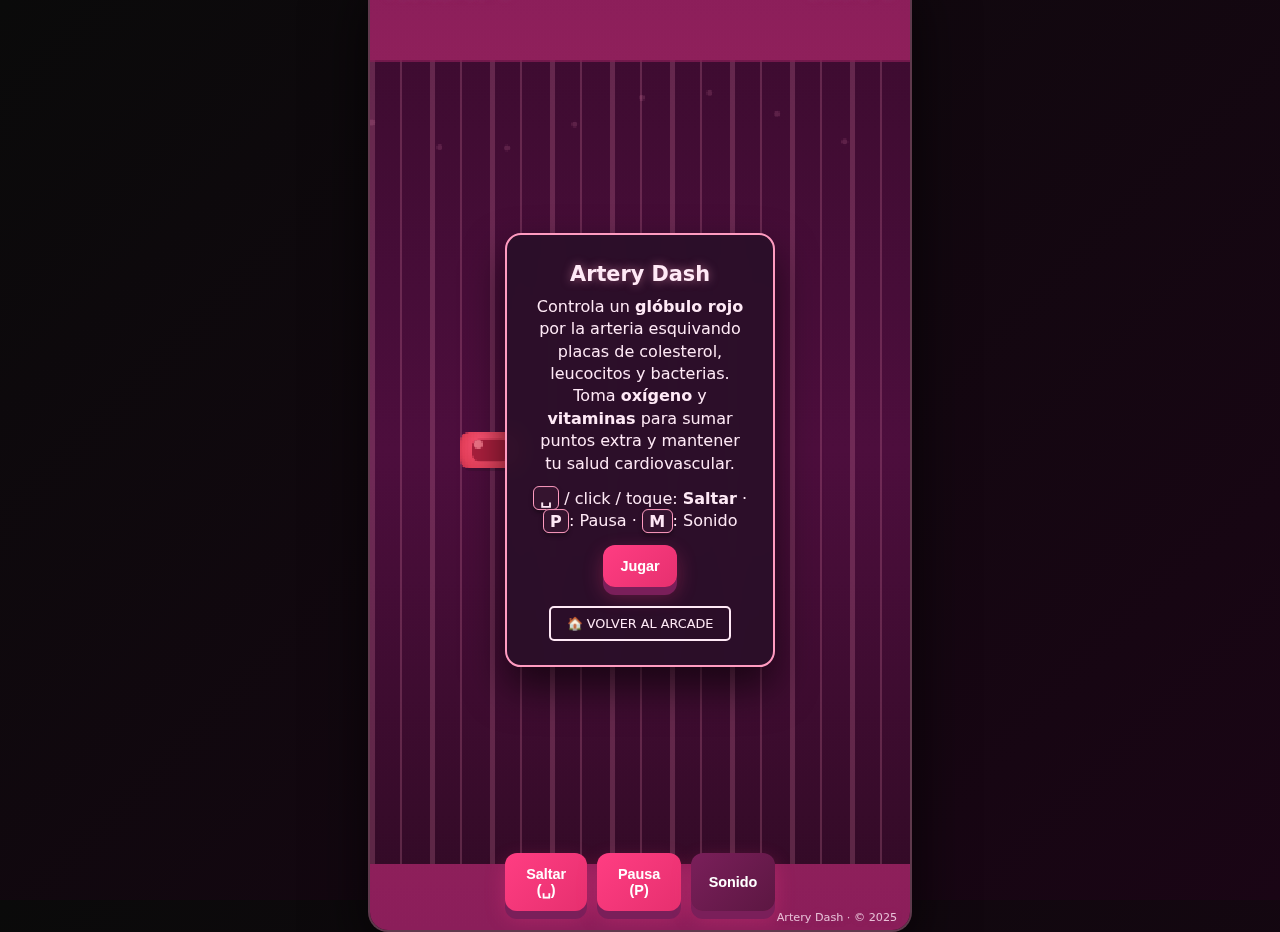
<file: index.html>
<!DOCTYPE html>
<html lang="es">
<head>
  <meta charset="utf-8" />
  <meta name="viewport" content="width=device-width, initial-scale=1, user-scalable=no" />
  <title>Artery Dash</title>
  <style>
    /* --- Reset mínimo y layout --- */
    html, body { height: 100%; margin: 0; background: linear-gradient(135deg, #0a0a0a, #1a0515); }
    body { display: grid; place-items: center; font-family: system-ui, -apple-system, Segoe UI, Roboto, Ubuntu, Cantarell, Noto Sans, sans-serif; }
    .frame { 
      position: relative; 
      width: min(96vw, 540px); 
      aspect-ratio: 9/16; 
      box-shadow: 0 20px 60px rgba(0,0,0,.7), inset 0 1px 0 rgba(255,255,255,.1); 
      border-radius: 20px; 
      overflow: hidden; 
      background: #1a0f1a;
      border: 2px solid rgba(255, 155, 192, 0.3);
    }
    canvas { 
      width: 100%; 
      height: 100%; 
      image-rendering: pixelated; 
      image-rendering: crisp-edges;
      display: block; 
    }
    .hud { 
      position: absolute; 
      inset: 0; 
      pointer-events: none; 
      color: #ffe9f6; 
      text-shadow: 0 2px 4px rgba(122, 31, 90, 0.8), 0 0 10px rgba(255, 155, 192, 0.3); 
    }
    .hud .row { 
      display: flex; 
      justify-content: space-between; 
      padding: .8rem 1rem; 
      font-weight: 700; 
      font-size: 1rem;
    }
    .btns { 
      position: absolute; 
      left: 50%; 
      bottom: 1.2rem; 
      translate: -50% 0; 
      display: flex; 
      gap: .6rem; 
      pointer-events: auto; 
    }
    button { 
      background: linear-gradient(135deg, #ff3d82, #e6306f);
      color: #fff; 
      border: none; 
      padding: .8rem 1.1rem; 
      border-radius: 12px; 
      font-weight: 700; 
      cursor: pointer; 
      box-shadow: 0 8px 0 #7a1f5a, 0 8px 20px rgba(255, 61, 130, 0.3); 
      transition: all .1s ease; 
      font-size: 0.9rem;
    }
    button:hover {
      background: linear-gradient(135deg, #ff5599, #e6306f);
      transform: translateY(-2px);
      box-shadow: 0 10px 0 #7a1f5a, 0 10px 25px rgba(255, 61, 130, 0.4);
    }
    button:active { 
      transform: translateY(4px); 
      box-shadow: 0 4px 0 #7a1f5a, 0 4px 15px rgba(255, 61, 130, 0.3); 
    }
    .mute { 
      background: linear-gradient(135deg, #7a1f5a, #5c1742);
    }
    .mute:hover {
      background: linear-gradient(135deg, #8b2465, #5c1742);
    }
    .toast { 
      position: absolute; 
      top: 50%; 
      left: 50%; 
      translate: -50% -50%; 
      background: rgba(42, 15, 40, 0.95);
      backdrop-filter: blur(10px);
      border: 2px solid #ff9bc0; 
      color: #ffe9f6; 
      padding: 1.5rem 1.5rem; 
      border-radius: 16px; 
      max-width: 85%; 
      text-align: center; 
      pointer-events: auto;
      box-shadow: 0 20px 40px rgba(0,0,0,0.6);
    }
    .toast h2 { 
      margin: .2rem 0 .6rem; 
      font-size: 1.3rem; 
      text-shadow: 0 0 10px rgba(255, 155, 192, 0.5);
    }
    .toast p { 
      margin: .4rem 0 .8rem; 
      line-height: 1.4;
    }
    .kbd { 
      background: #35142f; 
      border: 1px solid #ff9bc0; 
      padding: .1rem .4rem; 
      border-radius: 6px; 
      font-weight: 800; 
      box-shadow: 0 2px 4px rgba(0,0,0,0.3);
    }
    .credits { 
      position: absolute; 
      bottom: .4rem; 
      right: .8rem; 
      font-size: .7rem; 
      opacity: .8; 
    }
  </style>
</head>
<body>
  <div class="frame" id="frame">
    <canvas id="game" width="360" height="640" aria-label="Artery Dash - videojuego didáctico"></canvas>
    <div class="hud" aria-hidden="true">
      <div class="row">
        <div>Puntuación: <span id="score">0</span></div>
        <div>Récord: <span id="best">0</span></div>
      </div>
      <div class="credits">Artery Dash · © 2025</div>
    </div>
    <div class="btns">
      <button id="tap">Saltar (␣)</button>
      <button id="pause">Pausa (P)</button>
      <button id="mute" class="mute">Sonido</button>
    </div>
    <div id="overlay" class="toast" style="display:none"></div>
  </div>

  <script>
  /*
   * Artery Dash Enhanced Edition - Juego Educativo del Sistema Circulatorio
   * Copyright (c) 2025 Marco Vinicio (MarcoS9309)
   * 
   * Un juego educativo con estética pixel art ambientado en el interior de un vaso sanguíneo.
   * Controla un glóbulo rojo navegando por las arterias mientras evitas placas de colesterol,
   * leucocitos y bacterias, al mismo tiempo que recoges oxígeno y vitaminas.
   * 
   * PROPÓSITO EDUCATIVO:
   * - Enseña anatomía básica del sistema circulatorio
   * - Visualiza componentes sanguíneos y su función
   * - Representa patologías cardiovasculares comunes
   * - Promueve la importancia de la salud cardiovascular
   * 
   * CARACTERÍSTICAS TÉCNICAS:
   * - Sistema avanzado de partículas para efectos visuales
   * - Renderizado optimizado con gradientes cacheados
   * - Animaciones fluidas y efectos de profundidad
   * - Monitoreo de rendimiento y ajuste automático de calidad
   * 
   * Diseñado para ser usado en entornos médicos como hospitales y consultorios,
   * ofreciendo entretenimiento educativo durante las esperas.
   * 
   * Licencia: MIT (ver archivo LICENSE)
   * Repositorio: https://github.com/MarcoS9309/Arltery_dash-demo
   */
  (function(){
    const cvs = document.getElementById('game');
    const ctx = cvs.getContext('2d');
    const overlay = document.getElementById('overlay');
    const scoreEl = document.getElementById('score');
    const bestEl  = document.getElementById('best');
    const btnTap  = document.getElementById('tap');
    const btnPause= document.getElementById('pause');
    const btnMute = document.getElementById('mute');

    // Escala base en "píxeles gordos" para estética pixel art
    const PX = 2; // modificar a 3/4 para pixels más grandes

    // Estado global
    let state = 'menu'; // 'menu' | 'play' | 'crash'
    let t0 = performance.now();
    let acc = 0; // acumulador para dt fijo
    const fixedDt = 1000/60; // 60 FPS
    let score = 0;
    let best = Number(localStorage.getItem('artery-best')||0);
    bestEl.textContent = best;

    // Cache de gradientes para optimización
    let bgGradient, arteryGradient;
    let particleSystem = [];
    
    // Performance monitoring
    let frameCount = 0;
    let lastFpsUpdate = 0;
    let currentFps = 60;

    // Inicializar gradientes una sola vez
    function initGradients() {
      bgGradient = ctx.createLinearGradient(0,0,0,world.h);
      bgGradient.addColorStop(0, '#3b0b2e');
      bgGradient.addColorStop(0.5, '#4d0e3d');
      bgGradient.addColorStop(1, '#300a24');
      
      arteryGradient = ctx.createLinearGradient(0,0,0,world.h);
      arteryGradient.addColorStop(0, '#8b1e5a');
      arteryGradient.addColorStop(0.5, '#a0275f');
      arteryGradient.addColorStop(1, '#8b1e5a');
    }
    
    // Monitor FPS for performance optimization
    function updateFPS(timestamp) {
      frameCount++;
      if (timestamp - lastFpsUpdate >= 1000) {
        currentFps = Math.round((frameCount * 1000) / (timestamp - lastFpsUpdate));
        frameCount = 0;
        lastFpsUpdate = timestamp;
        
        // Adjust particle system based on performance
        if (currentFps < 45 && particleSystem.length > 50) {
          particleSystem.splice(0, Math.floor(particleSystem.length * 0.3));
        }
      }
    }

    let muted = false; 
    let paused = false;

    // Mundo
    const world = {
      w: cvs.width,
      h: cvs.height,
      speed: 1.6, // velocidad horizontal base
      gravity: 0.35,
      jump: -6.2,
      arteryPhase: 0,
    };

    // Jugador: glóbulo rojo (GR)
    const player = {
      x: 80,
      y: cvs.height/2,
      vy: 0,
      r: 10*PX, // radio visual aproximado
      alive: true,
      spin: 0,
    };

    // Obstáculos tipo "placas" (par superior/inferior con hueco)
    const plaques = [];
    // Otros obstáculos sueltos
    const hazards = []; // leucocitos y bacterias
    // Bonus
    const bonuses = [];

    // Timers de spawn
    let timeToPlaque = 0;
    let timeToHazard = 120; // frames
    let timeToBonus  = 90;  // frames

    // Utilidades
    const clamp = (v, a, b) => Math.max(a, Math.min(b, v));
    const rand  = (a, b) => a + Math.random()*(b-a);
    const chance= p => Math.random() < p;

    // Audio simple (WebAudio - bips básicos generados por oscilador)
    const AudioCtx = window.AudioContext || window.webkitAudioContext;
    const audioCtx = new AudioCtx();
    function beep(freq=440, time=0.06, type='square', gain=0.03){
      if(muted) return;
      const o = audioCtx.createOscillator();
      const g = audioCtx.createGain();
      o.type = type; o.frequency.value = freq;
      g.gain.value = gain; o.connect(g); g.connect(audioCtx.destination);
      o.start();
      o.stop(audioCtx.currentTime + time);
    }

    // Dibujo: fondo de arteria (paredes pulsátiles) - OPTIMIZADO
    function drawBackground(){
      // Usar gradiente cacheado
      ctx.fillStyle = bgGradient; 
      ctx.fillRect(0,0,world.w,world.h);

      // Paredes y endotelio con sinusoide mejorada
      world.arteryPhase += 0.02;
      ctx.fillStyle = arteryGradient;
      const amp = 8*PX;
      const yTop = 60 + Math.sin(world.arteryPhase)*amp;
      const yBot = world.h - 60 + Math.cos(world.arteryPhase*0.9)*amp;
      
      // Paredes con gradiente
      ctx.fillRect(0,0,world.w,yTop);
      ctx.fillRect(0,yBot,world.w,world.h-yBot);

      // Detalle: estrías con patrón más suave
      ctx.globalAlpha = 0.2;
      ctx.fillStyle = '#ff9bc0';
      for(let x=0; x<world.w; x+= 20*PX){
        const striaHeight = world.h - yTop - (world.h - yBot);
        ctx.fillRect(x, yTop, 3, striaHeight);
        ctx.fillRect(x+10*PX, yTop, 1, striaHeight);
      }
      
      // Añadir puntos de luz flotantes
      ctx.globalAlpha = 0.15;
      for(let i=0; i<8; i++){
        const x = (world.arteryPhase*30 + i*45) % world.w;
        const y = yTop + 40 + Math.sin(world.arteryPhase + i)*20;
        ctx.beginPath();
        ctx.arc(x, y, 2, 0, Math.PI*2);
        ctx.fill();
      }
      ctx.globalAlpha = 1;
    }

    // Dibujo: glóbulo rojo (disco biconcavo estilizado pixel) - MEJORADO
    function drawPlayer(p){
      ctx.save();
      ctx.translate(p.x, p.y);
      ctx.rotate(p.spin);
      
      // Sombra sutil
      ctx.globalAlpha = 0.3;
      ctx.fillStyle = '#2a0f28';
      roundedRect(-p.r+2, -p.r*0.6+2, p.r*2, p.r*1.2, 6);
      ctx.fill();
      ctx.globalAlpha = 1;
      
      // Gradiente para el glóbulo
      const playerGradient = ctx.createRadialGradient(-p.r*0.3, -p.r*0.3, 0, 0, 0, p.r*1.2);
      playerGradient.addColorStop(0, '#ff5577');
      playerGradient.addColorStop(0.7, '#e43f5a');
      playerGradient.addColorStop(1, '#bb2c49');
      
      // aro externo con gradiente
      ctx.fillStyle = playerGradient;
      roundedRect(-p.r, -p.r*0.6, p.r*2, p.r*1.2, 6);
      ctx.fill();
      
      // centro más oscuro con brillo
      ctx.fillStyle = '#aa1f3d';
      roundedRect(-p.r*0.6, -p.r*0.36, p.r*1.2, p.r*0.72, 5);
      ctx.fill();
      
      // Punto de brillo
      ctx.fillStyle = '#ff8899';
      ctx.globalAlpha = 0.8;
      ctx.beginPath();
      ctx.arc(-p.r*0.4, -p.r*0.2, 3, 0, Math.PI*2);
      ctx.fill();
      ctx.globalAlpha = 1;
      
      ctx.restore();
    }

    function roundedRect(x,y,w,h,r){
      ctx.beginPath();
      ctx.moveTo(x+r, y);
      ctx.lineTo(x+w-r, y);
      ctx.quadraticCurveTo(x+w, y, x+w, y+r);
      ctx.lineTo(x+w, y+h-r);
      ctx.quadraticCurveTo(x+w, y+h, x+w-r, y+h);
      ctx.lineTo(x+r, y+h);
      ctx.quadraticCurveTo(x, y+h, x, y+h-r);
      ctx.lineTo(x, y+r);
      ctx.quadraticCurveTo(x, y, x+r, y);
      ctx.closePath();
    }

    // Sistema de partículas mejorado
    function createParticle(x, y, type) {
      return {
        x, y,
        vx: (Math.random() - 0.5) * 4,
        vy: (Math.random() - 0.5) * 4,
        life: 60,
        maxLife: 60,
        type, // 'bonus', 'collision', 'trail'
        color: type === 'bonus' ? '#74d0ff' : type === 'collision' ? '#ff3d82' : '#ffaa66'
      };
    }

    function updateParticles() {
      // Optimización: Limitar número máximo de partículas
      const maxParticles = currentFps > 50 ? 150 : 75;
      
      for(let i = particleSystem.length - 1; i >= 0; i--) {
        const p = particleSystem[i];
        p.x += p.vx;
        p.y += p.vy;
        p.life--;
        p.vy += 0.1; // gravedad ligera
        
        if(p.life <= 0) {
          particleSystem.splice(i, 1);
        }
      }
      
      // Eliminar partículas excesivas si es necesario
      if(particleSystem.length > maxParticles) {
        particleSystem.splice(0, particleSystem.length - maxParticles);
      }
    }

    function drawParticles() {
      for(const p of particleSystem) {
        const alpha = p.life / p.maxLife;
        ctx.globalAlpha = alpha;
        ctx.fillStyle = p.color;
        ctx.beginPath();
        ctx.arc(p.x, p.y, 2 * alpha + 1, 0, Math.PI * 2);
        ctx.fill();
      }
      ctx.globalAlpha = 1;
    }

    // Dibujo: placas (pareja superior/inferior) - MEJORADO
    function drawPlaque(pl){
      // Gradiente para las placas
      const plaqueGradient = ctx.createLinearGradient(pl.x, 0, pl.x + pl.w, 0);
      plaqueGradient.addColorStop(0, '#d6b35c');
      plaqueGradient.addColorStop(0.5, '#f4d478');
      plaqueGradient.addColorStop(1, '#c49a4a');
      
      ctx.fillStyle = plaqueGradient;
      
      // superior
      ctx.fillRect(pl.x, 0, pl.w, pl.gapY - pl.gap/2);
      // inferior
      ctx.fillRect(pl.x, pl.gapY + pl.gap/2, pl.w, world.h - (pl.gapY + pl.gap/2));

      // textura granulada mejorada
      ctx.globalAlpha = 0.4;
      ctx.fillStyle = '#b8923d';
      for(let y=0; y<world.h; y+= 8){
        for(let x=0; x<pl.w; x+= 8){
          if(Math.random() > 0.7) {
            ctx.fillRect(pl.x + x, y, 2, 2);
          }
        }
      }
      
      // Bordes con sombra
      ctx.globalAlpha = 0.6;
      ctx.fillStyle = '#8b7239';
      ctx.fillRect(pl.x + pl.w - 2, 0, 2, pl.gapY - pl.gap/2);
      ctx.fillRect(pl.x + pl.w - 2, pl.gapY + pl.gap/2, 2, world.h - (pl.gapY + pl.gap/2));
      
      ctx.globalAlpha = 1;
    }

    // Dibujo: leucocito (círculo blanco con núcleo) - MEJORADO
    function drawLeukocyte(h){
      ctx.save();
      ctx.translate(h.x, h.y);
      
      // Sombra
      ctx.globalAlpha = 0.3;
      ctx.fillStyle = '#2a0f28';
      ctx.beginPath(); 
      ctx.arc(2, 2, h.r, 0, Math.PI*2); 
      ctx.fill();
      ctx.globalAlpha = 1;
      
      // Gradiente del leucocito
      const wbcGradient = ctx.createRadialGradient(-h.r*0.3, -h.r*0.3, 0, 0, 0, h.r);
      wbcGradient.addColorStop(0, '#ffffff');
      wbcGradient.addColorStop(0.8, '#f0f0f0');
      wbcGradient.addColorStop(1, '#d0d0d0');
      
      ctx.fillStyle = wbcGradient;
      ctx.beginPath(); ctx.arc(0,0,h.r,0,Math.PI*2); ctx.fill();
      
      // Núcleo con gradiente
      const nucleusGradient = ctx.createRadialGradient(-h.r*0.1, -h.r*0.1, 0, 0, 0, h.r*0.6);
      nucleusGradient.addColorStop(0, '#e6edff');
      nucleusGradient.addColorStop(1, '#cbd3ff');
      
      ctx.fillStyle = nucleusGradient;
      ctx.beginPath(); ctx.arc(-h.r*0.2,0,h.r*0.55,0,Math.PI*2); ctx.fill();
      
      // Brillo
      ctx.fillStyle = '#ffffff';
      ctx.globalAlpha = 0.6;
      ctx.beginPath();
      ctx.arc(-h.r*0.4, -h.r*0.4, h.r*0.2, 0, Math.PI*2);
      ctx.fill();
      ctx.globalAlpha = 1;
      
      ctx.restore();
    }

    // Dibujo: bacteria (bastón con cilios) - MEJORADO
    function drawBacteria(h){
      ctx.save();
      ctx.translate(h.x, h.y); ctx.rotate(h.a);
      
      // Sombra
      ctx.globalAlpha = 0.3;
      ctx.fillStyle = '#2a0f28';
      roundedRect(-h.len/2+1, -h.th/2+1, h.len, h.th, 4);
      ctx.fill();
      ctx.globalAlpha = 1;
      
      // Gradiente de la bacteria
      const bacGradient = ctx.createLinearGradient(0, -h.th/2, 0, h.th/2);
      bacGradient.addColorStop(0, '#66ff99');
      bacGradient.addColorStop(0.5, '#4ee07d');
      bacGradient.addColorStop(1, '#33cc66');
      
      ctx.fillStyle = bacGradient;
      roundedRect(-h.len/2, -h.th/2, h.len, h.th, 4);
      ctx.fill();
      
      // Línea central
      ctx.fillStyle = '#2d8f4f';
      ctx.fillRect(-h.len/2, -1, h.len, 2);
      
      // cilios mejorados
      ctx.strokeStyle = '#4ee07d'; 
      ctx.lineWidth = 2;
      ctx.globalAlpha = 0.8;
      for(let i=-h.len/2; i<h.len/2; i+= 6){
        const waveOffset = Math.sin(Date.now() * 0.01 + i * 0.2) * 2;
        ctx.beginPath();
        ctx.moveTo(i, -h.th/2);
        ctx.lineTo(i + waveOffset, -h.th/2 - 8);
        ctx.moveTo(i, h.th/2);
        ctx.lineTo(i + waveOffset, h.th/2 + 8);
        ctx.stroke();
      }
      ctx.globalAlpha = 1;
      ctx.restore();
    }

    // Dibujo: bonus (oxígeno y vitamina) - MEJORADO
    function drawBonus(b){
      const pulseScale = 1 + Math.sin(Date.now() * 0.01) * 0.1; // pulsación suave
      
      if(b.kind === 'O2'){
        ctx.save(); 
        ctx.translate(b.x, b.y);
        ctx.scale(pulseScale, pulseScale);
        
        // Resplandor
        const glowGradient = ctx.createRadialGradient(0, 0, 0, 0, 0, b.r * 2);
        glowGradient.addColorStop(0, 'rgba(116, 208, 255, 0.4)');
        glowGradient.addColorStop(1, 'rgba(116, 208, 255, 0)');
        ctx.fillStyle = glowGradient;
        ctx.beginPath(); ctx.arc(0,0, b.r * 2, 0, Math.PI*2); ctx.fill();
        
        // Gradiente del bonus
        const o2Gradient = ctx.createRadialGradient(-b.r*0.3, -b.r*0.3, 0, 0, 0, b.r);
        o2Gradient.addColorStop(0, '#a8e6ff');
        o2Gradient.addColorStop(0.7, '#74d0ff');
        o2Gradient.addColorStop(1, '#4db8ff');
        
        ctx.fillStyle = o2Gradient;
        ctx.beginPath(); ctx.arc(0,0, b.r, 0, Math.PI*2); ctx.fill();
        
        // Texto con sombra
        ctx.fillStyle = '#003366';
        ctx.font = 'bold 12px monospace'; 
        ctx.textAlign = 'center'; 
        ctx.textBaseline = 'middle';
        ctx.fillText('O₂', 1, 1);
        
        ctx.fillStyle = '#ffffff'; 
        ctx.fillText('O₂', 0, 0);
        ctx.restore();
      } else {
        ctx.save(); 
        ctx.translate(b.x, b.y);
        ctx.scale(pulseScale, pulseScale);
        
        // Resplandor
        const glowGradient = ctx.createRadialGradient(0, 0, 0, 0, 0, b.r * 2);
        glowGradient.addColorStop(0, 'rgba(255, 204, 0, 0.4)');
        glowGradient.addColorStop(1, 'rgba(255, 204, 0, 0)');
        ctx.fillStyle = glowGradient;
        ctx.fillRect(-b.r*2, -b.r*2.4, b.r*4, b.r*4.8);
        
        // Gradiente de la vitamina
        const vitGradient = ctx.createLinearGradient(0, -b.r*1.2, 0, b.r*1.2);
        vitGradient.addColorStop(0, '#ffdd44');
        vitGradient.addColorStop(0.5, '#ffcc00');
        vitGradient.addColorStop(1, '#cc9900');
        
        ctx.fillStyle = vitGradient;
        roundedRect(-b.r, -b.r*1.2, b.r*2, b.r*2.4, 6);
        ctx.fill();
        
        // Etiqueta mejorada
        ctx.fillStyle = '#4d2600'; 
        ctx.fillRect(-3, -b.r*1.2, 6, b.r*2.4);
        
        // Brillo
        ctx.fillStyle = '#ffffff';
        ctx.globalAlpha = 0.3;
        ctx.fillRect(-b.r*0.8, -b.r*1.0, b.r*1.6, b.r*0.4);
        ctx.globalAlpha = 1;
        
        ctx.restore();
      }
    }

    // Generadores
    function spawnPlaque(){
      const w = 40*PX;
      const gap = clamp(110 + (200 - Math.min(score*2, 160)), 90, 200); // gap dinámico con dificultad
      const gapY = rand(150, world.h-150);
      plaques.push({ x: world.w+10, w, gap, gapY, passed:false });
    }

    function spawnHazard(){
      if(chance(0.6)){
        // leucocito
        hazards.push({ type:'wbc', x: world.w+10, y: rand(80, world.h-80), r: rand(10*PX, 16*PX), vx: -(world.speed*0.8 + rand(0.5,1.2)), vy: rand(-0.3,0.3) });
      } else {
        // bacteria
        hazards.push({ type:'bac', x: world.w+10, y: rand(80, world.h-80), len: rand(30, 50), th: rand(10, 16), a: rand(0,Math.PI), va: rand(-0.05,0.05), vx: -(world.speed + rand(0.6,1.6)) });
      }
    }

    function spawnBonus(){
      const kind = chance(0.5) ? 'O2' : 'VIT';
      bonuses.push({ kind, x: world.w+10, y: rand(80, world.h-80), r: 10, vx: - (world.speed + 0.8) });
    }

    // Físicas básicas y colisiones
    function circleRectCollision(cx, cy, cr, rx, ry, rw, rh){
      // distancia punto-rect con clamp
      const nx = clamp(cx, rx, rx+rw);
      const ny = clamp(cy, ry, ry+rh);
      const dx = cx - nx, dy = cy - ny;
      return (dx*dx + dy*dy) <= (cr*cr);
    }

    function circleCircleCollision(a, b){
      const dx = a.x-b.x, dy = a.y-b.y; const r = (a.r||a.th/2) + (b.r||b.th/2);
      return dx*dx + dy*dy <= r*r;
    }

    // UI overlays
    function showMenu(){
      overlay.style.display = 'block';
      overlay.innerHTML = `
        <h2>Artery Dash</h2>
        <p>Controla un <strong>glóbulo rojo</strong> por la arteria esquivando placas de colesterol, leucocitos y bacterias.<br>
        Toma <strong>oxígeno</strong> y <strong>vitaminas</strong> para sumar puntos extra y mantener tu salud cardiovascular.</p>
        <p><span class="kbd">␣</span> / click / toque: <strong>Saltar</strong> · <span class="kbd">P</span>: Pausa · <span class="kbd">M</span>: Sonido</p>
        <button id="start">Jugar</button>
        <br><br>
        <a href="arcade.html" style="color: #ffe9f6; text-decoration: none; font-size: 0.8rem; padding: 8px 16px; border: 2px solid #ffe9f6; border-radius: 5px; display: inline-block; transition: all 0.3s ease;" onmouseover="this.style.background='#ffe9f6'; this.style.color='#35142f';" onmouseout="this.style.background='transparent'; this.style.color='#ffe9f6';">🏠 VOLVER AL ARCADE</a>
      `;
      overlay.querySelector('#start').onclick = startGame;
    }

    function showDoctor(){
      const dx = pickDiagnosis();
      overlay.style.display = 'block';
      overlay.innerHTML = `
        <h2>Pixel-Doctor</h2>
        <p><em>${dx.title}</em></p>
        <p>${dx.msg}</p>
        <button id="retry">Reintentar (R)</button>
      `;
      overlay.querySelector('#retry').onclick = resetAndGo;
    }

    function pickDiagnosis(){
      const msgs = [
        {t:'Hipoxia aguda', m:'Prescribo: 3 toques de barra espaciadora cada 8 segundos. Evite placas a la vista.'},
        {t:'Aterotetris crónica', m:'Demasiados bloques amarillos. Recomendación: dieta baja en píxeles saturados.'},
        {t:'Globulitis distraída', m:'Síntoma: mirar el marcador. Tratamiento: mirar el hueco.'},
        {t:'Leucocito celoso', m:'El guardia blanco te hizo la cama. Solución: celeridad y elegancia.'},
        {t:'Bacteriosis memética', m:'Esa bacteria venía con chiste. Risa, pero menos choque.'},
        {t:'Coagulitis express', m:'Si se coagula, se salta. Protocolo aprobado por el pixel-COE.'},
      ];
      const it = msgs[Math.floor(Math.random()*msgs.length)];
      return { title: it.t, msg: it.m };
    }

    // Control del juego
    function startGame(){
      overlay.style.display = 'none';
      reset();
      state = 'play';
      beep(660, .05, 'square', .02);
    }

    function reset(){
      score = 0; scoreEl.textContent = score;
      player.x = 80; player.y = cvs.height/2; player.vy = 0; player.alive = true; player.spin = 0;
      plaques.length = 0; hazards.length = 0; bonuses.length = 0;
      timeToPlaque = 0; timeToHazard = 90; timeToBonus = 60;
    }

    function gameOver(){
      state = 'crash';
      best = Math.max(best, score); localStorage.setItem('artery-best', best); bestEl.textContent = best;
      beep(180,.12,'sawtooth',.03);
      setTimeout(showDoctor, 180);
    }

    function resetAndGo(){ reset(); state='play'; overlay.style.display='none'; }

    // Entrada de usuario
    function flap(){ if(state==='play'){ player.vy = world.jump; player.spin = -0.3; beep(880,.05,'square',.02);} }

    function togglePause(){ if(state==='play'){ paused = !paused; if(!paused){ t0 = performance.now(); acc=0; loop(); } } }
    function toggleMute(){ muted = !muted; btnMute.textContent = muted? 'Silencio ✓' : 'Sonido'; }

    // Eventos
    document.addEventListener('keydown', e => {
      if(e.code==='Space'){ e.preventDefault(); flap(); }
      if(e.code==='KeyP'){ togglePause(); }
      if(e.code==='KeyM'){ toggleMute(); }
      if(e.code==='KeyR' && state==='crash'){ resetAndGo(); }
      if(e.code==='Enter' && state==='menu'){ startGame(); }
    });
    btnTap.addEventListener('click', flap);
    btnPause.addEventListener('click', togglePause);
    btnMute.addEventListener('click', toggleMute);
    // Soporte táctil
    document.getElementById('frame').addEventListener('touchstart', (e)=>{ if(state==='menu'){ startGame(); } else { flap(); } }, {passive:true});

    // Bucle principal: dt fijo para consistencia + monitoreo de FPS
    function loop(now){
      if(state==='menu'){ drawBackground(); drawPlayer(player); return; }
      if(paused){ drawBackground(); drawScene(); drawPaused(); return; }
      
      now = now || performance.now();
      updateFPS(now); // Monitor performance
      
      acc += now - t0; t0 = now;
      while(acc >= fixedDt){ update(); acc -= fixedDt; }
      drawBackground(); drawScene();
      requestAnimationFrame(loop);
    }

    function update(){
      if(state!=='play') return;
      
      // física del jugador con interpolación suave
      player.vy += world.gravity; 
      player.vy = clamp(player.vy, -10, 10); 
      player.y += player.vy; 
      player.spin += 0.04; // reducido para suavidad
      player.spin = clamp(player.spin, -0.3, 0.6);

      // Agregar estela del jugador
      if(Math.random() < 0.3) {
        particleSystem.push(createParticle(
          player.x - player.r, 
          player.y + (Math.random() - 0.5) * player.r, 
          'trail'
        ));
      }

      // límites superior/inferior (pared arterial)
      if(player.y - player.r < 60 || player.y + player.r > world.h - 60){ 
        // Partículas de colisión
        for(let i = 0; i < 8; i++) {
          particleSystem.push(createParticle(player.x, player.y, 'collision'));
        }
        return gameOver(); 
      }

      // Actualizar partículas
      updateParticles();

      // spawn lógica
      if(timeToPlaque <= 0){ spawnPlaque(); timeToPlaque = 90; }
      timeToPlaque--;
      if(timeToHazard-- <= 0){ spawnHazard(); timeToHazard = Math.floor(rand(90, 160)); }
      if(timeToBonus-- <= 0){ spawnBonus(); timeToBonus = Math.floor(rand(80, 140)); }

      // mover y colisiones placas
      for(let i=plaques.length-1; i>=0; i--){
        const pl = plaques[i]; pl.x -= world.speed*2.2;
        // pasar hueco = +1 punto
        if(!pl.passed && pl.x + pl.w < player.x - player.r){ 
          pl.passed = true; score++; scoreEl.textContent = score; 
          beep(520,.05,'square',.02); 
          // Partículas de celebración
          for(let j = 0; j < 3; j++) {
            particleSystem.push(createParticle(player.x, player.y, 'bonus'));
          }
        }
        // colisión con bordes de placa
        if(circleRectCollision(player.x, player.y, player.r, pl.x, 0, pl.w, pl.gapY - pl.gap/2) ||
           circleRectCollision(player.x, player.y, player.r, pl.x, pl.gapY + pl.gap/2, pl.w, world.h - (pl.gapY + pl.gap/2))){
          // Partículas de colisión
          for(let j = 0; j < 12; j++) {
            particleSystem.push(createParticle(player.x, player.y, 'collision'));
          }
          return gameOver();
        }
        if(pl.x + pl.w < -20){ plaques.splice(i,1); }
      }

      // mover y colisiones hazards
      for(let i=hazards.length-1; i>=0; i--){
        const h = hazards[i]; h.x += h.vx; h.y += (h.vy||0); if(h.va) h.a += h.va;
        const shape = (h.type==='wbc')? {x:h.x,y:h.y,r:h.r} : {x:h.x,y:h.y,th:h.th};
        if(circleCircleCollision({x:player.x,y:player.y,r:player.r}, shape)) {
          // Partículas de colisión
          for(let j = 0; j < 10; j++) {
            particleSystem.push(createParticle(h.x, h.y, 'collision'));
          }
          return gameOver();
        }
        if(h.x < -60) hazards.splice(i,1);
      }

      // mover y colisiones bonus
      for(let i=bonuses.length-1; i>=0; i--){
        const b = bonuses[i]; b.x += b.vx;
        if(circleCircleCollision({x:player.x,y:player.y,r:player.r}, b)){
          score += (b.kind==='O2')? 2 : 3; scoreEl.textContent = score; 
          beep((b.kind==='O2')?780:920, .06, 'triangle', .025);
          // Partículas de recolección
          for(let j = 0; j < 6; j++) {
            particleSystem.push(createParticle(b.x, b.y, 'bonus'));
          }
          bonuses.splice(i,1); continue;
        }
        if(b.x < -40) bonuses.splice(i,1);
      }
    }

    function drawScene(){
      // dibujar objetos
      for(const pl of plaques) drawPlaque(pl);
      for(const h of hazards) (h.type==='wbc'? drawLeukocyte : drawBacteria)(h);
      for(const b of bonuses) drawBonus(b);
      
      // Dibujar partículas antes del jugador para que aparezcan detrás
      drawParticles();
      
      drawPlayer(player);
    }

    function drawPaused(){
      ctx.save(); ctx.fillStyle='rgba(0,0,0,.45)'; ctx.fillRect(0,0,world.w,world.h);
      ctx.fillStyle='#ffe9f6'; ctx.font='bold 20px monospace'; ctx.textAlign='center';
      ctx.fillText('PAUSA', world.w/2, world.h/2);
      ctx.restore();
    }

    // Inicializar
    initGradients(); // Inicializar gradientes cacheados
    showMenu();
    drawBackground(); drawPlayer(player);
    requestAnimationFrame(loop);

  })();
  </script>
</body>
</html>
</file>
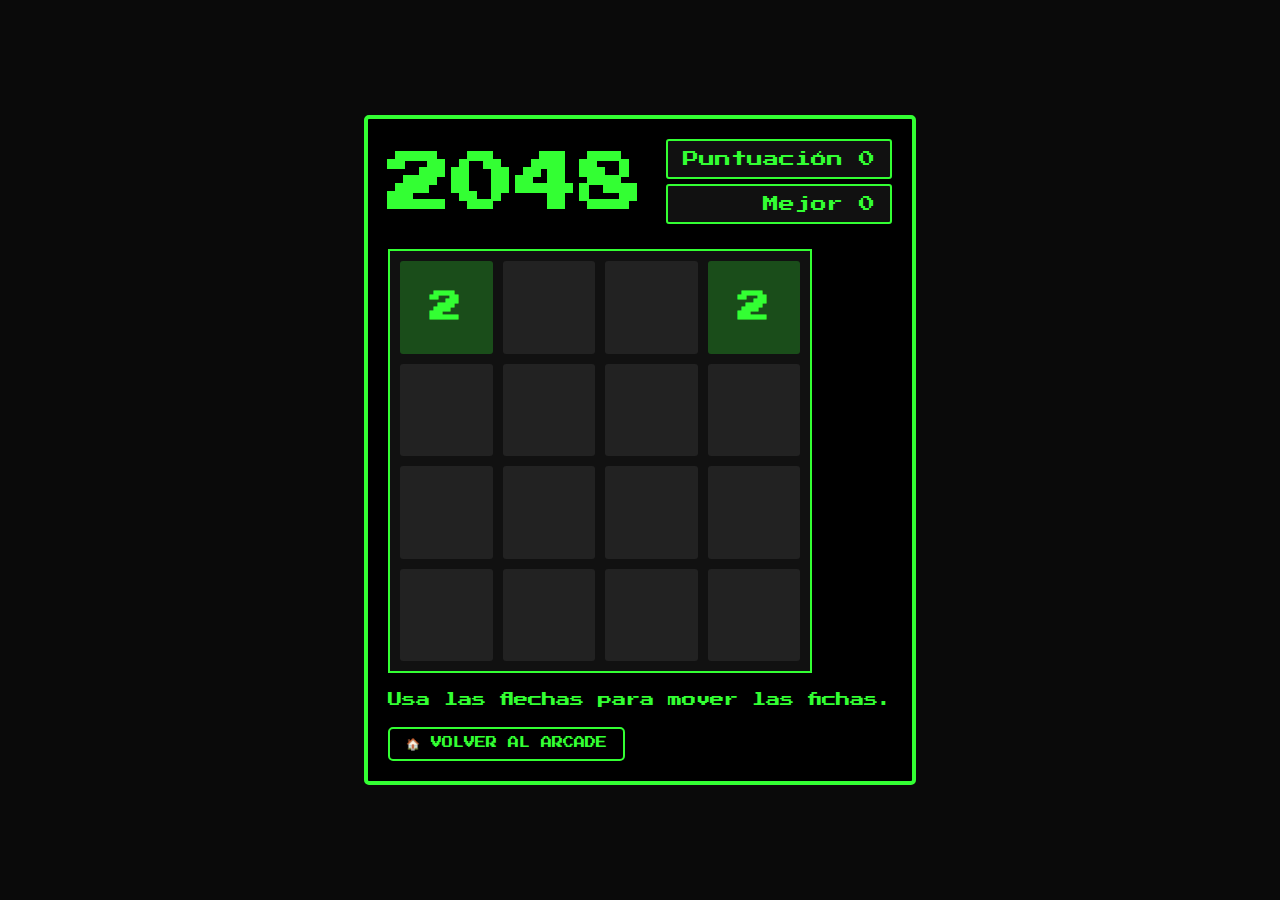
<file: 2048_vintage/index.html>
<!DOCTYPE html>
<html lang="es">
<head>
    <meta charset="UTF-8">
    <meta name="viewport" content="width=device-width, initial-scale=1.0">
    <title>2048 Vintage</title>
    <link rel="stylesheet" href="style.css">
</head>
<body>
    <div id="game-container">
        <div class="header">
            <h1>2048</h1>
            <div class="scores-container">
                <div class="score-box">Puntuación <span id="score">0</span></div>
                <div class="score-box">Mejor <span id="best-score">0</span></div>
            </div>
        </div>
        <div id="grid-container">
            <!-- Tiles will be generated by JavaScript -->
        </div>
        <div id="game-over-message" class="hidden">
            <h2>Game Over!</h2>
            <button id="restart-button">Intentar de nuevo</button>
        </div>
        <p class="instructions">Usa las flechas para mover las fichas.</p>
        <div class="back-button">
            <a href="../arcade.html">🏠 VOLVER AL ARCADE</a>
        </div>
    </div>
    <script src="script.js"></script>
</body>
</html>
</file>
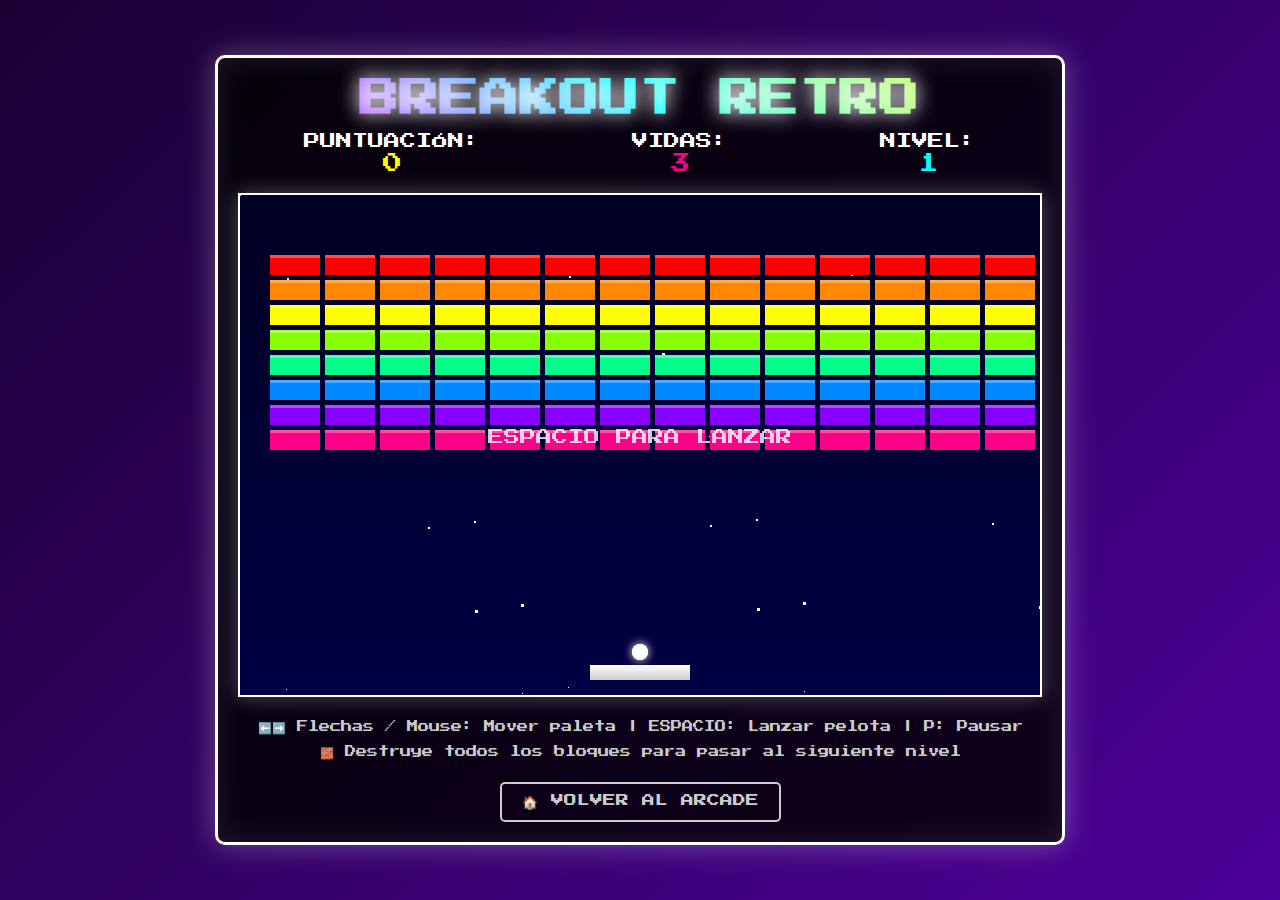
<file: breakout/index.html>
<!DOCTYPE html>
<html lang="es">
<head>
    <meta charset="UTF-8">
    <meta name="viewport" content="width=device-width, initial-scale=1.0">
    <title>Breakout Retro</title>
    <link rel="stylesheet" href="style.css">
</head>
<body>
    <div id="game-container">
        <div class="header">
            <h1>BREAKOUT RETRO</h1>
            <div class="game-info">
                <div class="score-info">
                    <span>PUNTUACIÓN:</span>
                    <span id="score">0</span>
                </div>
                <div class="lives-info">
                    <span>VIDAS:</span>
                    <span id="lives">3</span>
                </div>
                <div class="level-info">
                    <span>NIVEL:</span>
                    <span id="level">1</span>
                </div>
            </div>
        </div>
        
        <canvas id="game-canvas" width="800" height="500"></canvas>
        
        <div id="game-over" class="hidden">
            <h2 id="game-over-text">GAME OVER</h2>
            <p id="final-score">Puntuación Final: 0</p>
            <button id="restart-btn">JUGAR DE NUEVO</button>
        </div>
        
        <div class="controls">
            <p>⬅️➡️ Flechas / Mouse: Mover paleta | ESPACIO: Lanzar pelota | P: Pausar</p>
            <p>🧱 Destruye todos los bloques para pasar al siguiente nivel</p>
        </div>
        
        <div class="back-button">
            <a href="../arcade.html">🏠 VOLVER AL ARCADE</a>
        </div>
    </div>
    
    <script src="script.js"></script>
</body>
</html>
</file>
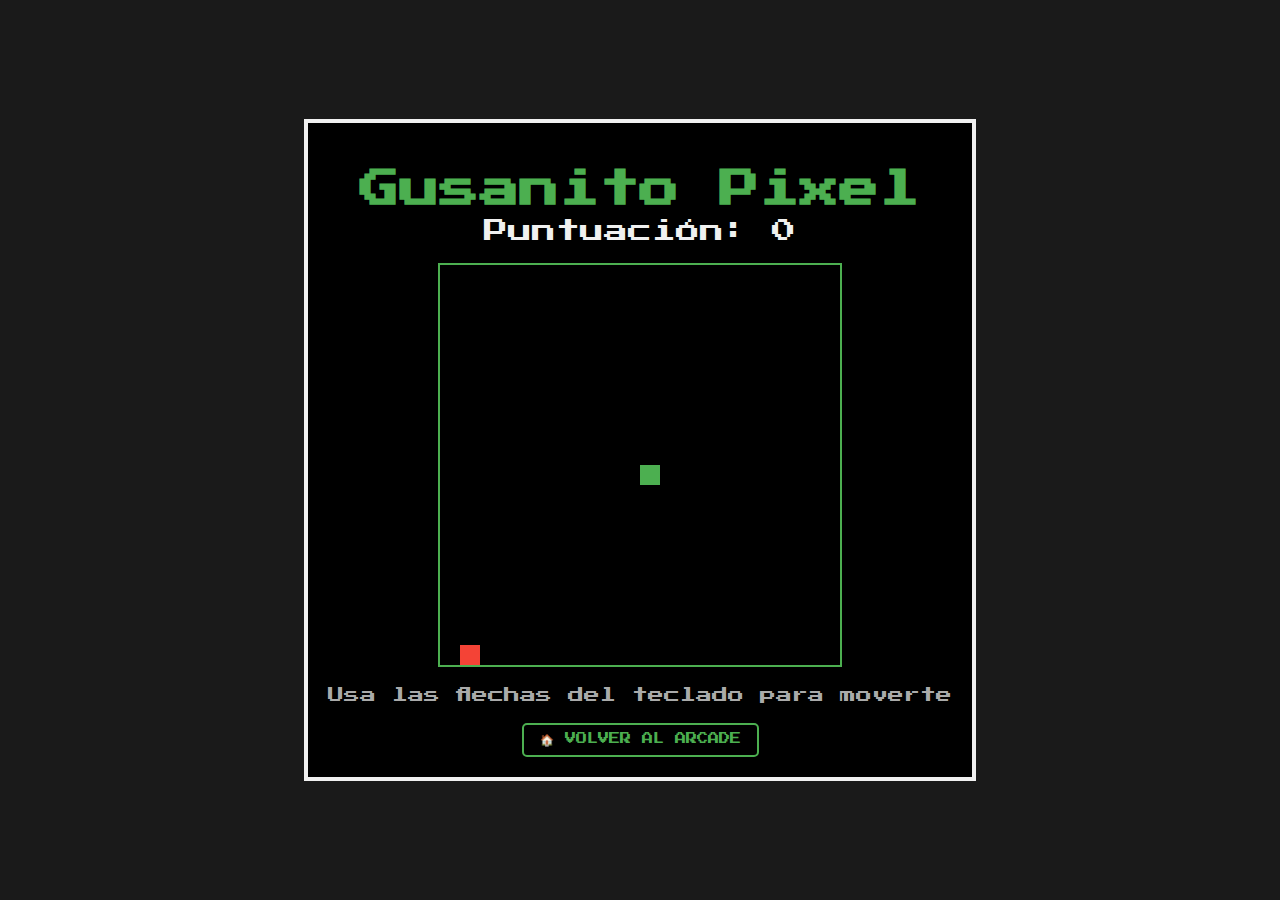
<file: gusanito/index.html>
<!DOCTYPE html>
<html lang="es">
<head>
    <meta charset="UTF-8">
    <meta name="viewport" content="width=device-width, initial-scale=1.0">
    <title>Gusanito Pixel</title>
    <link rel="stylesheet" href="style.css">
</head>
<body>
    <div id="game-container">
        <h1>Gusanito Pixel</h1>
        <div id="score-container">
            <span>Puntuación: </span><span id="score">0</span>
        </div>
        <canvas id="gameCanvas" width="400" height="400"></canvas>
        <div id="instructions">
            Usa las flechas del teclado para moverte
        </div>
        <div class="back-button">
            <a href="../arcade.html">🏠 VOLVER AL ARCADE</a>
        </div>
    </div>
    <script src="script.js"></script>
</body>
</html>
</file>
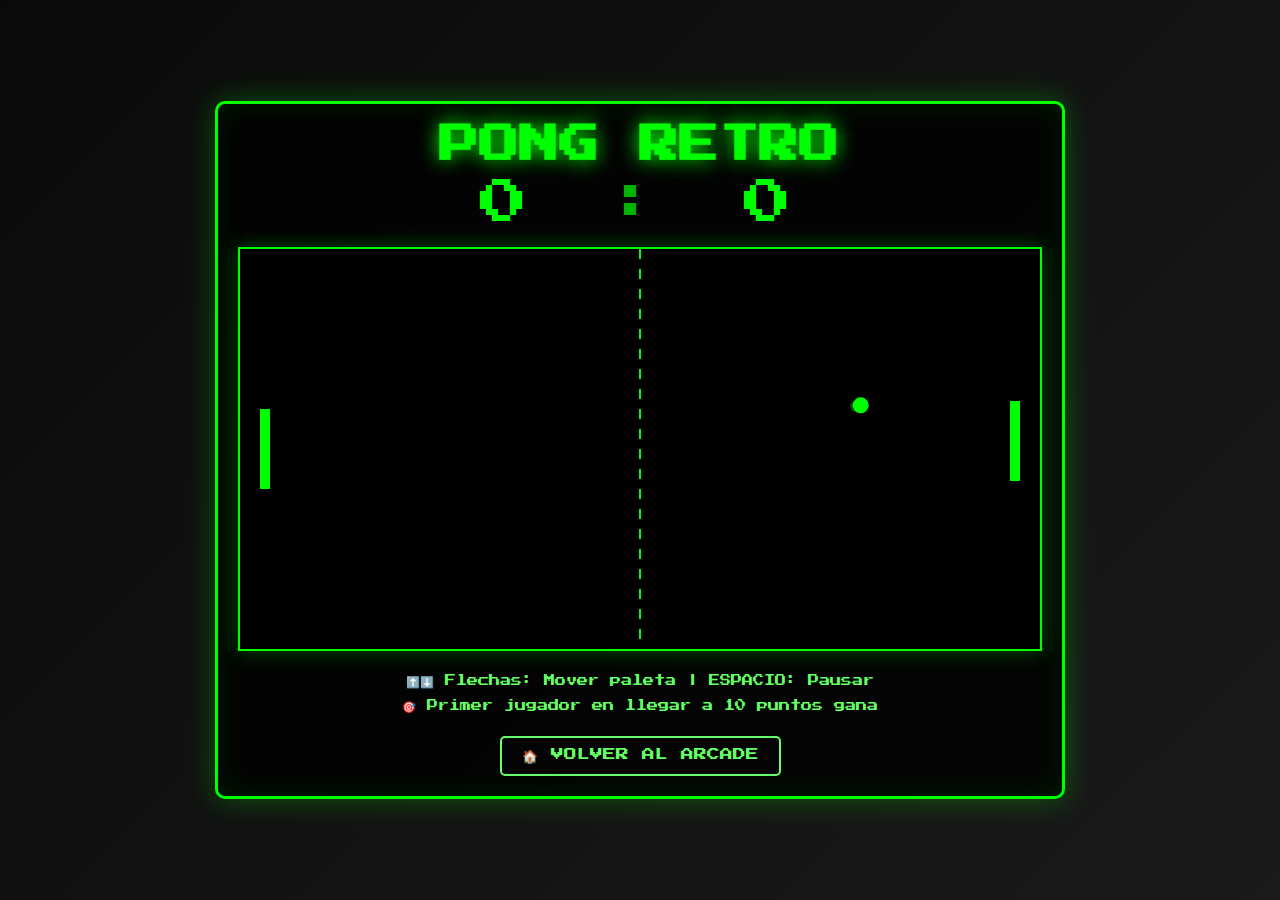
<file: pong/index.html>
<!DOCTYPE html>
<html lang="es">
<head>
    <meta charset="UTF-8">
    <meta name="viewport" content="width=device-width, initial-scale=1.0">
    <title>Pong Retro</title>
    <link rel="stylesheet" href="style.css">
</head>
<body>
    <div id="game-container">
        <div class="header">
            <h1>PONG RETRO</h1>
            <div class="score">
                <span id="player-score">0</span>
                <span class="separator">:</span>
                <span id="computer-score">0</span>
            </div>
        </div>
        
        <canvas id="game-canvas" width="800" height="400"></canvas>
        
        <div id="game-over" class="hidden">
            <h2 id="winner-text">¡GANASTE!</h2>
            <button id="restart-btn">JUGAR DE NUEVO</button>
        </div>
        
        <div class="controls">
            <p>⬆️⬇️ Flechas: Mover paleta | ESPACIO: Pausar</p>
            <p>🎯 Primer jugador en llegar a 10 puntos gana</p>
        </div>
        
        <div class="back-button">
            <a href="../arcade.html">🏠 VOLVER AL ARCADE</a>
        </div>
    </div>
    
    <script src="script.js"></script>
</body>
</html>
</file>
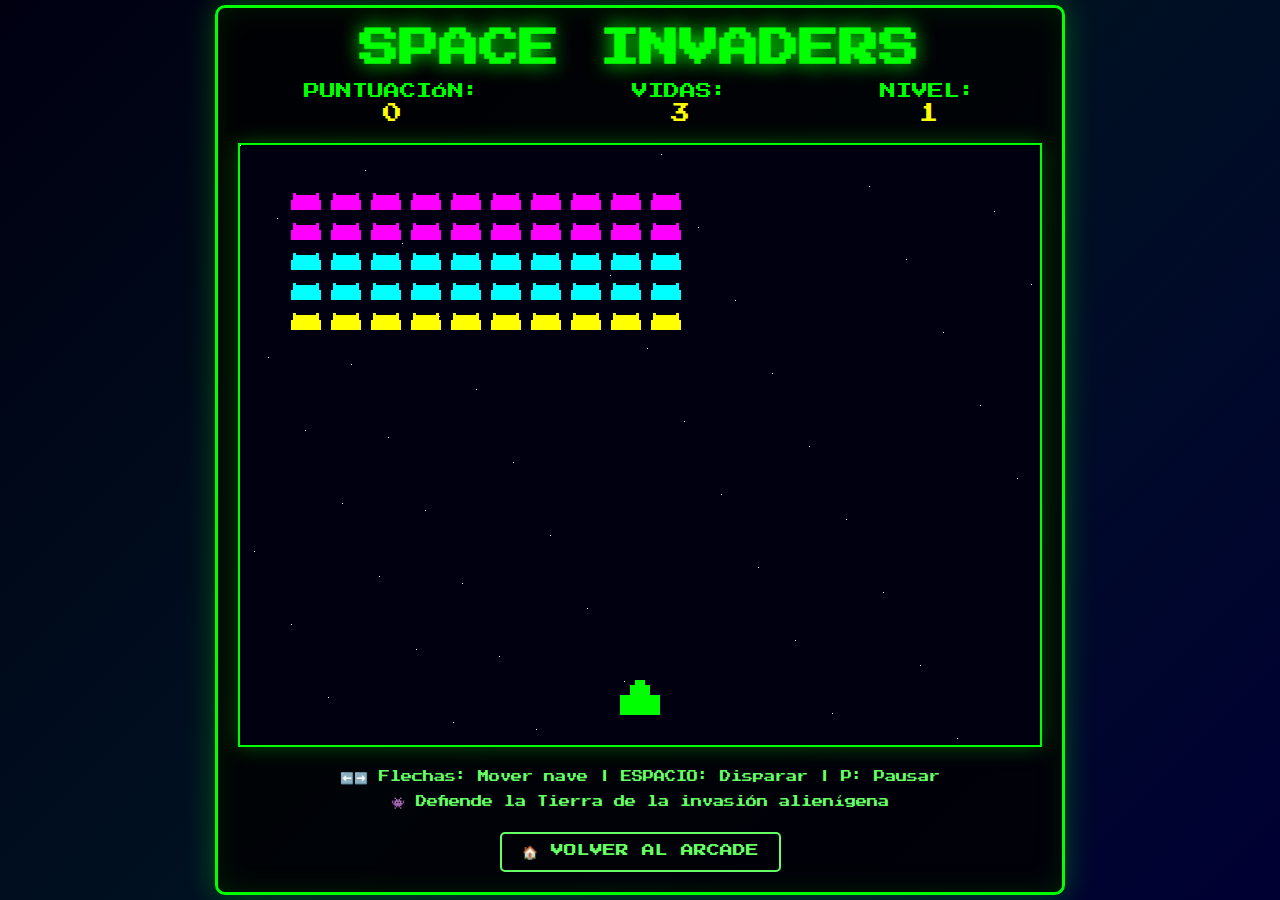
<file: space_invaders/index.html>
<!DOCTYPE html>
<html lang="es">
<head>
    <meta charset="UTF-8">
    <meta name="viewport" content="width=device-width, initial-scale=1.0">
    <title>Space Invaders</title>
    <link rel="stylesheet" href="style.css">
</head>
<body>
    <div id="game-container">
        <div class="header">
            <h1>SPACE INVADERS</h1>
            <div class="game-info">
                <div class="score-info">
                    <span>PUNTUACIÓN:</span>
                    <span id="score">0</span>
                </div>
                <div class="lives-info">
                    <span>VIDAS:</span>
                    <span id="lives">3</span>
                </div>
                <div class="level-info">
                    <span>NIVEL:</span>
                    <span id="level">1</span>
                </div>
            </div>
        </div>
        
        <canvas id="game-canvas" width="800" height="600"></canvas>
        
        <div id="game-over" class="hidden">
            <h2 id="game-over-text">GAME OVER</h2>
            <p id="final-score">Puntuación Final: 0</p>
            <button id="restart-btn">JUGAR DE NUEVO</button>
        </div>
        
        <div class="controls">
            <p>⬅️➡️ Flechas: Mover nave | ESPACIO: Disparar | P: Pausar</p>
            <p>👾 Defiende la Tierra de la invasión alienígena</p>
        </div>
        
        <div class="back-button">
            <a href="../arcade.html">🏠 VOLVER AL ARCADE</a>
        </div>
    </div>
    
    <script src="script.js"></script>
</body>
</html>
</file>
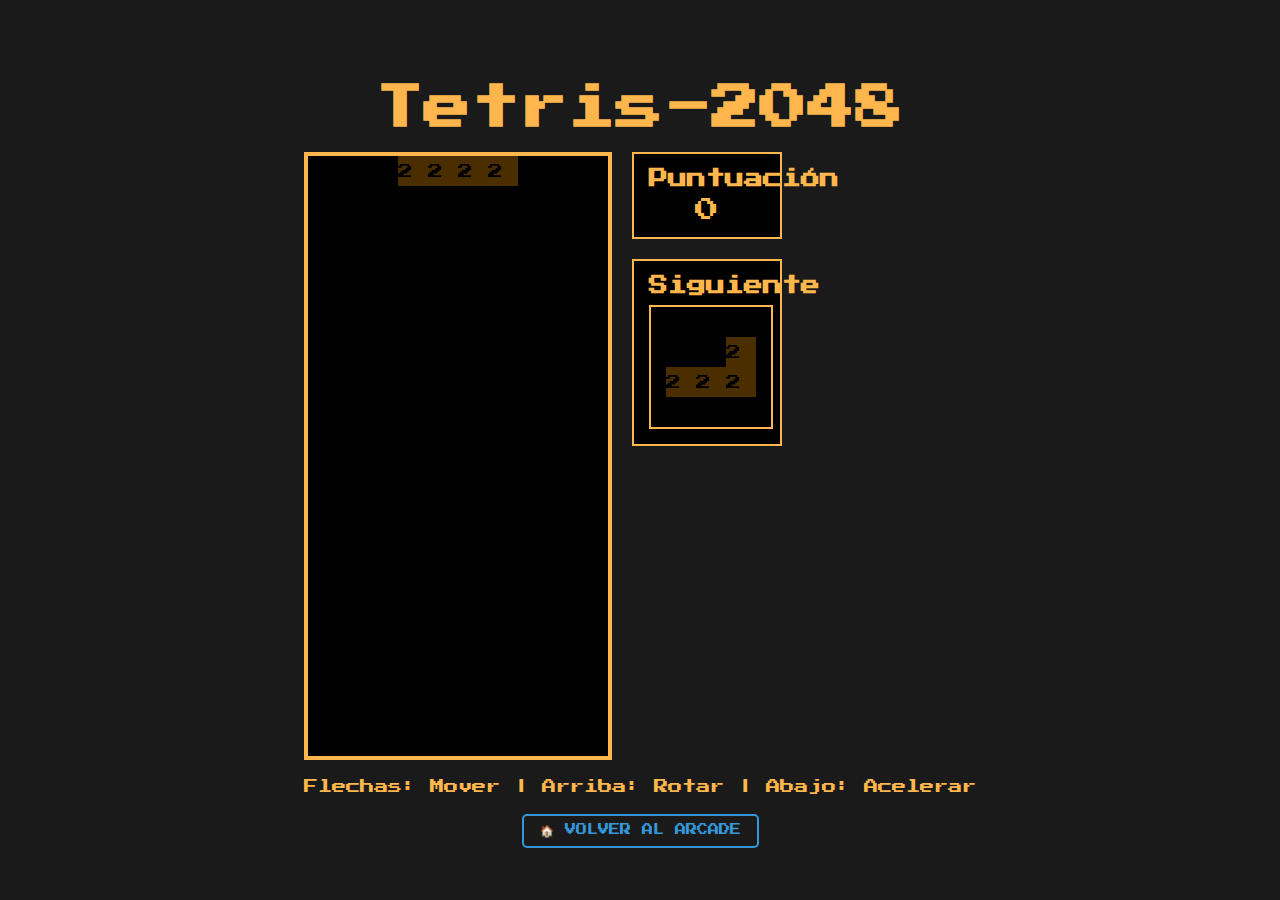
<file: tetris_2048/index.html>
<!DOCTYPE html>
<html lang="es">
<head>
    <meta charset="UTF-8">
    <meta name="viewport" content="width=device-width, initial-scale=1.0">
    <title>Tetris 2048</title>
    <link rel="stylesheet" href="style.css">
</head>
<body>
    <div id="game-container">
        <h1>Tetris-2048</h1>
        <div id="main-area">
            <canvas id="game-canvas" width="300" height="600"></canvas>
            <div id="side-panel">
                <div class="info-box">
                    <h2>Puntuación</h2>
                    <p id="score">0</p>
                </div>
                <div class="info-box">
                    <h2>Siguiente</h2>
                    <canvas id="next-canvas" width="120" height="120"></canvas>
                </div>
                <div id="game-over-message" class="hidden">
                    <h2>Game Over</h2>
                    <button id="restart-button">Reiniciar</button>
                </div>
            </div>
        </div>
        <p class="instructions">Flechas: Mover | Arriba: Rotar | Abajo: Acelerar</p>
        <div class="back-button">
            <a href="../arcade.html">🏠 VOLVER AL ARCADE</a>
        </div>
    </div>
    <script src="script.js"></script>
</body>
</html>
</file>
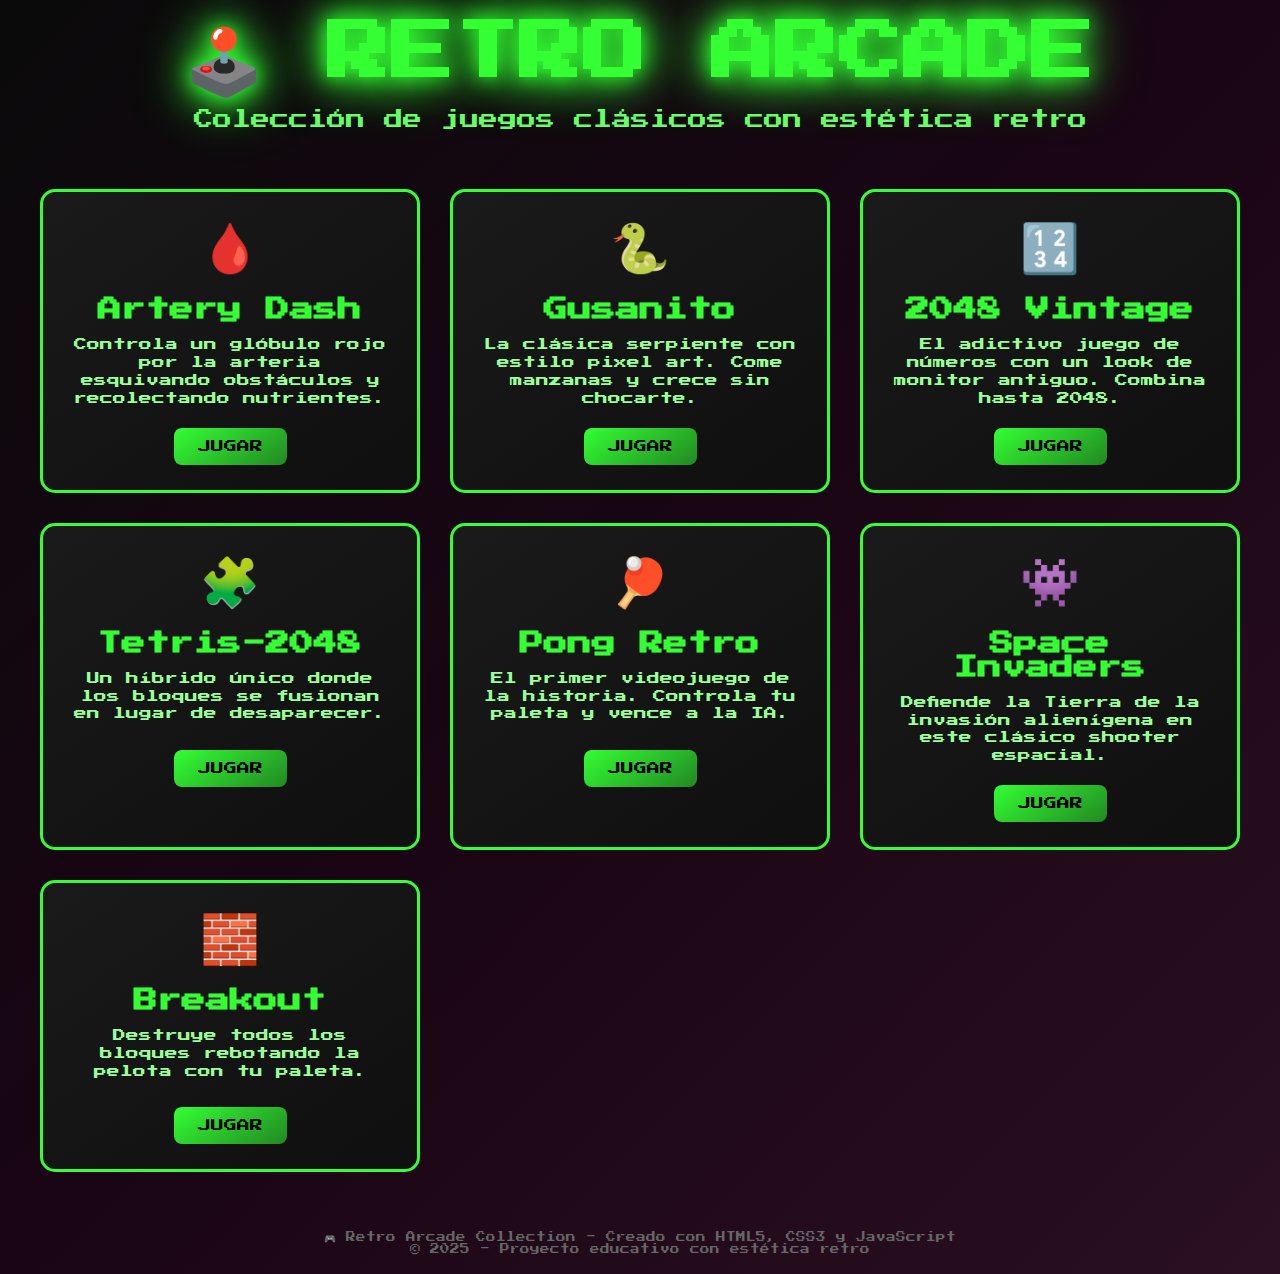
<file: arcade.html>
<!DOCTYPE html>
<html lang="es">
<head>
    <meta charset="UTF-8">
    <meta name="viewport" content="width=device-width, initial-scale=1.0">
    <title>Retro Arcade - Colección de Juegos Clásicos</title>
    <link rel="preconnect" href="https://fonts.googleapis.com">
    <link rel="preconnect" href="https://fonts.gstatic.com" crossorigin>
    <link href="https://fonts.googleapis.com/css2?family=Press+Start+2P&display=swap" rel="stylesheet">
    <style>
        * {
            margin: 0;
            padding: 0;
            box-sizing: border-box;
        }

        body {
            background: linear-gradient(135deg, #0a0a0a, #1a0515, #2a1020);
            color: #33ff33;
            font-family: 'Press Start 2P', monospace;
            min-height: 100vh;
            display: flex;
            flex-direction: column;
            align-items: center;
            padding: 20px;
            overflow-x: hidden;
        }

        .header {
            text-align: center;
            margin-bottom: 40px;
            animation: glow 2s ease-in-out infinite alternate;
        }

        .header h1 {
            font-size: clamp(2rem, 5vw, 4rem);
            margin-bottom: 10px;
            text-shadow: 0 0 20px #33ff33, 0 0 40px #33ff33, 0 0 60px #33ff33;
        }

        .header p {
            font-size: clamp(0.8rem, 2vw, 1.2rem);
            color: #66ff66;
            margin-bottom: 20px;
        }

        .games-grid {
            display: grid;
            grid-template-columns: repeat(auto-fit, minmax(300px, 1fr));
            gap: 30px;
            max-width: 1200px;
            width: 100%;
            margin-bottom: 40px;
        }

        .game-card {
            background: linear-gradient(145deg, #1a1a1a, #0f0f0f);
            border: 3px solid #33ff33;
            border-radius: 15px;
            padding: 25px;
            text-align: center;
            transition: all 0.3s ease;
            position: relative;
            overflow: hidden;
        }

        .game-card::before {
            content: '';
            position: absolute;
            top: -50%;
            left: -50%;
            width: 200%;
            height: 200%;
            background: linear-gradient(45deg, transparent, rgba(51, 255, 51, 0.1), transparent);
            transform: rotate(45deg);
            transition: all 0.6s ease;
            opacity: 0;
        }

        .game-card:hover::before {
            opacity: 1;
            animation: shine 1.5s ease-in-out;
        }

        .game-card:hover {
            border-color: #66ff66;
            box-shadow: 
                0 0 30px rgba(51, 255, 51, 0.5),
                inset 0 0 30px rgba(51, 255, 51, 0.1);
            transform: translateY(-5px);
        }

        .game-icon {
            font-size: 3rem;
            margin-bottom: 20px;
            display: block;
        }

        .game-title {
            font-size: 1.5rem;
            margin-bottom: 15px;
            color: #33ff33;
        }

        .game-description {
            font-size: 0.8rem;
            line-height: 1.4;
            color: #99ff99;
            margin-bottom: 20px;
            min-height: 60px;
        }

        .play-button {
            background: linear-gradient(145deg, #33ff33, #228822);
            color: #000;
            border: none;
            padding: 12px 24px;
            font-family: 'Press Start 2P', monospace;
            font-size: 0.8rem;
            border-radius: 8px;
            cursor: pointer;
            transition: all 0.3s ease;
            text-decoration: none;
            display: inline-block;
        }

        .play-button:hover {
            background: linear-gradient(145deg, #66ff66, #33cc33);
            box-shadow: 0 0 20px rgba(51, 255, 51, 0.6);
            transform: scale(1.05);
        }

        .footer {
            text-align: center;
            color: #666;
            font-size: 0.6rem;
            margin-top: auto;
            padding-top: 20px;
        }

        @keyframes glow {
            from { text-shadow: 0 0 20px #33ff33; }
            to { text-shadow: 0 0 30px #33ff33, 0 0 40px #33ff33; }
        }

        @keyframes shine {
            0% { transform: translateX(-100%) translateY(-100%) rotate(45deg); }
            100% { transform: translateX(100%) translateY(100%) rotate(45deg); }
        }

        @media (max-width: 768px) {
            .games-grid {
                grid-template-columns: 1fr;
                gap: 20px;
            }
            
            .game-card {
                padding: 20px;
            }
        }
    </style>
</head>
<body>
    <div class="header">
        <h1>🕹️ RETRO ARCADE</h1>
        <p>Colección de juegos clásicos con estética retro</p>
    </div>

    <div class="games-grid">
        <div class="game-card">
            <div class="game-icon">🩸</div>
            <h2 class="game-title">Artery Dash</h2>
            <p class="game-description">Controla un glóbulo rojo por la arteria esquivando obstáculos y recolectando nutrientes.</p>
            <a href="index.html" class="play-button">JUGAR</a>
        </div>

        <div class="game-card">
            <div class="game-icon">🐍</div>
            <h2 class="game-title">Gusanito</h2>
            <p class="game-description">La clásica serpiente con estilo pixel art. Come manzanas y crece sin chocarte.</p>
            <a href="gusanito/index.html" class="play-button">JUGAR</a>
        </div>

        <div class="game-card">
            <div class="game-icon">🔢</div>
            <h2 class="game-title">2048 Vintage</h2>
            <p class="game-description">El adictivo juego de números con un look de monitor antiguo. Combina hasta 2048.</p>
            <a href="2048_vintage/index.html" class="play-button">JUGAR</a>
        </div>

        <div class="game-card">
            <div class="game-icon">🧩</div>
            <h2 class="game-title">Tetris-2048</h2>
            <p class="game-description">Un híbrido único donde los bloques se fusionan en lugar de desaparecer.</p>
            <a href="tetris_2048/index.html" class="play-button">JUGAR</a>
        </div>

        <div class="game-card">
            <div class="game-icon">🏓</div>
            <h2 class="game-title">Pong Retro</h2>
            <p class="game-description">El primer videojuego de la historia. Controla tu paleta y vence a la IA.</p>
            <a href="pong/index.html" class="play-button">JUGAR</a>
        </div>

        <div class="game-card">
            <div class="game-icon">👾</div>
            <h2 class="game-title">Space Invaders</h2>
            <p class="game-description">Defiende la Tierra de la invasión alienígena en este clásico shooter espacial.</p>
            <a href="space_invaders/index.html" class="play-button">JUGAR</a>
        </div>

        <div class="game-card">
            <div class="game-icon">🧱</div>
            <h2 class="game-title">Breakout</h2>
            <p class="game-description">Destruye todos los bloques rebotando la pelota con tu paleta.</p>
            <a href="breakout/index.html" class="play-button">JUGAR</a>
        </div>
    </div>

    <div class="footer">
        <p>🎮 Retro Arcade Collection - Creado con HTML5, CSS3 y JavaScript</p>
        <p>© 2025 - Proyecto educativo con estética retro</p>
    </div>
</body>
</html>
</file>
<file: 2048_vintage/style.css>
@import url('https://fonts.googleapis.com/css2?family=Press+Start+2P&display=swap');

body {
    background-color: #0a0a0a;
    color: #33ff33;
    font-family: 'Press Start 2P', monospace;
    display: flex;
    justify-content: center;
    align-items: center;
    height: 100vh;
    margin: 0;
    font-size: 16px;
}

#game-container {
    background-color: #000;
    border: 4px solid #33ff33;
    padding: 20px;
    border-radius: 5px;
}

.header {
    display: flex;
    justify-content: space-between;
    align-items: center;
    margin-bottom: 20px;
}

h1 {
    font-size: 4rem;
    margin: 0;
}

.scores-container {
    text-align: right;
}

.score-box {
    background-color: #111;
    padding: 10px 15px;
    border: 2px solid #33ff33;
    border-radius: 3px;
    font-size: 1rem;
    margin-bottom: 5px;
}

#grid-container {
    display: grid;
    grid-template-columns: repeat(4, 1fr);
    grid-template-rows: repeat(4, 1fr);
    gap: 10px;
    width: 400px;
    height: 400px;
    background-color: #111;
    border: 2px solid #33ff33;
    padding: 10px;
    position: relative;
}

.tile {
    width: 100%;
    height: 100%;
    display: flex;
    justify-content: center;
    align-items: center;
    font-size: 2rem;
    font-weight: bold;
    border-radius: 3px;
    background-color: #222; /* Default empty tile */
}

/* Tile Colors */
.tile[data-value="2"] { background-color: #1a4d1a; }
.tile[data-value="4"] { background-color: #2a662a; }
.tile[data-value="8"] { background-color: #397f39; }
.tile[data-value="16"] { background-color: #499949; }
.tile[data-value="32"] { background-color: #58b258; }
.tile[data-value="64"] { background-color: #68cc68; }
.tile[data-value="128"] { background-color: #77e577; color: #000; }
.tile[data-value="256"] { background-color: #87ff87; color: #000; }
.tile[data-value="512"] { background-color: #96ff96; color: #000; }
.tile[data-value="1024"] { background-color: #a5ffa5; color: #000; }
.tile[data-value="2048"] { background-color: #b4ffb4; color: #000; }


#game-over-message {
    position: absolute;
    top: 0;
    left: 0;
    right: 0;
    bottom: 0;
    background-color: rgba(0, 0, 0, 0.7);
    display: flex;
    flex-direction: column;
    justify-content: center;
    align-items: center;
    text-align: center;
}

#game-over-message.hidden {
    display: none;
}

.back-button {
    margin-top: 20px;
}

.back-button a {
    color: #33ff33;
    text-decoration: none;
    font-size: 0.7rem;
    padding: 8px 16px;
    border: 2px solid #33ff33;
    border-radius: 5px;
    display: inline-block;
    transition: all 0.3s ease;
}

.back-button a:hover {
    background: #33ff33;
    color: #000;
}

#restart-button {
    font-family: 'Press Start 2P', monospace;
    font-size: 1rem;
    padding: 10px 20px;
    background-color: #33ff33;
    color: #000;
    border: none;
    border-radius: 3px;
    cursor: pointer;
}

.instructions {
    text-align: center;
    margin-top: 20px;
    font-size: 0.9rem;
}
</file>
<file: breakout/style.css>
@import url('https://fonts.googleapis.com/css2?family=Press+Start+2P&display=swap');

* {
    margin: 0;
    padding: 0;
    box-sizing: border-box;
}

body {
    background: linear-gradient(135deg, #1a0033, #330066, #4d0099);
    color: #ffffff;
    font-family: 'Press Start 2P', monospace;
    display: flex;
    justify-content: center;
    align-items: center;
    min-height: 100vh;
    overflow: hidden;
}

#game-container {
    text-align: center;
    padding: 20px;
    background: rgba(0, 0, 0, 0.8);
    border: 3px solid #ffffff;
    border-radius: 10px;
    box-shadow: 
        0 0 30px rgba(255, 255, 255, 0.3),
        inset 0 0 30px rgba(255, 255, 255, 0.1);
}

.header {
    margin-bottom: 20px;
}

.header h1 {
    font-size: 2.5rem;
    margin-bottom: 15px;
    text-shadow: 0 0 20px #ffffff;
    animation: glow 2s ease-in-out infinite alternate;
    background: linear-gradient(45deg, #ff00ff, #00ffff, #ffff00);
    -webkit-background-clip: text;
    -webkit-text-fill-color: transparent;
    background-clip: text;
}

.game-info {
    display: flex;
    justify-content: space-around;
    font-size: 1rem;
    margin-bottom: 15px;
    flex-wrap: wrap;
    gap: 20px;
}

.score-info, .lives-info, .level-info {
    display: flex;
    flex-direction: column;
    gap: 5px;
}

.score-info span:last-child {
    color: #ffff00;
    font-size: 1.2rem;
}

.lives-info span:last-child {
    color: #ff0080;
    font-size: 1.2rem;
}

.level-info span:last-child {
    color: #00ffff;
    font-size: 1.2rem;
}

#game-canvas {
    border: 2px solid #ffffff;
    background: #000022;
    display: block;
    margin: 0 auto 20px;
    box-shadow: 0 0 20px rgba(255, 255, 255, 0.3);
    cursor: none;
}

.controls {
    font-size: 0.7rem;
    line-height: 1.8;
    color: #cccccc;
    margin-bottom: 20px;
}

.controls p {
    margin-bottom: 5px;
}

#game-over {
    position: absolute;
    top: 50%;
    left: 50%;
    transform: translate(-50%, -50%);
    background: rgba(0, 0, 0, 0.95);
    border: 3px solid #ff0080;
    border-radius: 10px;
    padding: 40px;
    text-align: center;
    box-shadow: 0 0 50px rgba(255, 0, 128, 0.5);
}

#game-over h2 {
    font-size: 2rem;
    margin-bottom: 20px;
    color: #ff0080;
    text-shadow: 0 0 20px #ff0080;
}

#final-score {
    font-size: 1rem;
    color: #ffff00;
    margin-bottom: 30px;
}

#restart-btn {
    background: linear-gradient(145deg, #ff00ff, #cc00cc);
    color: #fff;
    border: none;
    padding: 15px 30px;
    font-family: 'Press Start 2P', monospace;
    font-size: 1rem;
    border-radius: 5px;
    cursor: pointer;
    transition: all 0.3s ease;
}

#restart-btn:hover {
    background: linear-gradient(145deg, #ff33ff, #ff00ff);
    box-shadow: 0 0 20px rgba(255, 0, 255, 0.6);
    transform: scale(1.05);
}

.back-button a {
    color: #cccccc;
    text-decoration: none;
    font-size: 0.8rem;
    padding: 10px 20px;
    border: 2px solid #cccccc;
    border-radius: 5px;
    display: inline-block;
    transition: all 0.3s ease;
}

.back-button a:hover {
    background: #cccccc;
    color: #000;
    box-shadow: 0 0 15px rgba(204, 204, 204, 0.5);
}

.hidden {
    display: none !important;
}

@keyframes glow {
    from { text-shadow: 0 0 20px #ffffff; }
    to { text-shadow: 0 0 30px #ffffff, 0 0 40px #ffffff; }
}

@media (max-width: 900px) {
    #game-canvas {
        width: 90vw;
        height: 56.25vw;
    }
    
    .header h1 {
        font-size: 1.8rem;
    }
    
    .game-info {
        font-size: 0.8rem;
        gap: 10px;
    }
    
    .controls {
        font-size: 0.6rem;
    }
}
</file>
<file: gusanito/style.css>
@import url('https://fonts.googleapis.com/css2?family=Press+Start+2P&display=swap');

body {
    background-color: #1a1a1a;
    color: #f0f0f0;
    font-family: 'Press Start 2P', monospace;
    display: flex;
    justify-content: center;
    align-items: center;
    height: 100vh;
    margin: 0;
}

#game-container {
    text-align: center;
    border: 4px solid #f0f0f0;
    padding: 20px;
    background-color: #000;
}

h1 {
    font-size: 2.5rem;
    margin-bottom: 10px;
    color: #4caf50; /* Green for vintage feel */
}

#score-container {
    font-size: 1.5rem;
    margin-bottom: 20px;
}

#gameCanvas {
    background-color: #000;
    border: 2px solid #4caf50;
}

#instructions {
    margin-top: 20px;
    font-size: 1rem;
    color: #aaa;
}

.back-button {
    margin-top: 20px;
}

.back-button a {
    color: #4caf50;
    text-decoration: none;
    font-size: 0.7rem;
    padding: 8px 16px;
    border: 2px solid #4caf50;
    border-radius: 5px;
    display: inline-block;
    transition: all 0.3s ease;
}

.back-button a:hover {
    background: #4caf50;
    color: #000;
}
</file>
<file: pong/style.css>
@import url('https://fonts.googleapis.com/css2?family=Press+Start+2P&display=swap');

* {
    margin: 0;
    padding: 0;
    box-sizing: border-box;
}

body {
    background: linear-gradient(135deg, #0a0a0a, #1a1a1a);
    color: #00ff00;
    font-family: 'Press Start 2P', monospace;
    display: flex;
    justify-content: center;
    align-items: center;
    min-height: 100vh;
    overflow: hidden;
}

#game-container {
    text-align: center;
    padding: 20px;
    background: rgba(0, 0, 0, 0.8);
    border: 3px solid #00ff00;
    border-radius: 10px;
    box-shadow: 
        0 0 30px rgba(0, 255, 0, 0.3),
        inset 0 0 30px rgba(0, 255, 0, 0.1);
}

.header {
    margin-bottom: 20px;
}

.header h1 {
    font-size: 2.5rem;
    margin-bottom: 15px;
    text-shadow: 0 0 20px #00ff00;
    animation: glow 2s ease-in-out infinite alternate;
}

.score {
    font-size: 3rem;
    letter-spacing: 0.5rem;
    margin-bottom: 10px;
}

.separator {
    margin: 0 20px;
    opacity: 0.7;
}

#game-canvas {
    border: 2px solid #00ff00;
    background: #000;
    display: block;
    margin: 0 auto 20px;
    box-shadow: 0 0 20px rgba(0, 255, 0, 0.3);
}

.controls {
    font-size: 0.7rem;
    line-height: 1.8;
    color: #66ff66;
    margin-bottom: 20px;
}

.controls p {
    margin-bottom: 5px;
}

#game-over {
    position: absolute;
    top: 50%;
    left: 50%;
    transform: translate(-50%, -50%);
    background: rgba(0, 0, 0, 0.95);
    border: 3px solid #00ff00;
    border-radius: 10px;
    padding: 40px;
    text-align: center;
    box-shadow: 0 0 50px rgba(0, 255, 0, 0.5);
}

#game-over h2 {
    font-size: 2rem;
    margin-bottom: 30px;
    color: #00ff00;
    text-shadow: 0 0 20px #00ff00;
}

#restart-btn {
    background: linear-gradient(145deg, #00ff00, #00cc00);
    color: #000;
    border: none;
    padding: 15px 30px;
    font-family: 'Press Start 2P', monospace;
    font-size: 1rem;
    border-radius: 5px;
    cursor: pointer;
    transition: all 0.3s ease;
}

#restart-btn:hover {
    background: linear-gradient(145deg, #33ff33, #00ff00);
    box-shadow: 0 0 20px rgba(0, 255, 0, 0.6);
    transform: scale(1.05);
}

.back-button a {
    color: #66ff66;
    text-decoration: none;
    font-size: 0.8rem;
    padding: 10px 20px;
    border: 2px solid #66ff66;
    border-radius: 5px;
    display: inline-block;
    transition: all 0.3s ease;
}

.back-button a:hover {
    background: #66ff66;
    color: #000;
    box-shadow: 0 0 15px rgba(102, 255, 102, 0.5);
}

.hidden {
    display: none !important;
}

@keyframes glow {
    from { text-shadow: 0 0 20px #00ff00; }
    to { text-shadow: 0 0 30px #00ff00, 0 0 40px #00ff00; }
}

@media (max-width: 900px) {
    #game-canvas {
        width: 90vw;
        height: 45vw;
    }
    
    .header h1 {
        font-size: 2rem;
    }
    
    .score {
        font-size: 2rem;
    }
    
    .controls {
        font-size: 0.6rem;
    }
}
</file>
<file: space_invaders/style.css>
@import url('https://fonts.googleapis.com/css2?family=Press+Start+2P&display=swap');

* {
    margin: 0;
    padding: 0;
    box-sizing: border-box;
}

body {
    background: linear-gradient(135deg, #000011, #001122, #000033);
    color: #00ff00;
    font-family: 'Press Start 2P', monospace;
    display: flex;
    justify-content: center;
    align-items: center;
    min-height: 100vh;
    overflow: hidden;
}

#game-container {
    text-align: center;
    padding: 20px;
    background: rgba(0, 0, 0, 0.8);
    border: 3px solid #00ff00;
    border-radius: 10px;
    box-shadow: 
        0 0 30px rgba(0, 255, 0, 0.3),
        inset 0 0 30px rgba(0, 255, 0, 0.1);
}

.header {
    margin-bottom: 20px;
}

.header h1 {
    font-size: 2.5rem;
    margin-bottom: 15px;
    text-shadow: 0 0 20px #00ff00;
    animation: glow 2s ease-in-out infinite alternate;
}

.game-info {
    display: flex;
    justify-content: space-around;
    font-size: 1rem;
    margin-bottom: 15px;
    flex-wrap: wrap;
    gap: 20px;
}

.score-info, .lives-info, .level-info {
    display: flex;
    flex-direction: column;
    gap: 5px;
}

.score-info span:last-child,
.lives-info span:last-child,
.level-info span:last-child {
    color: #ffff00;
    font-size: 1.2rem;
}

#game-canvas {
    border: 2px solid #00ff00;
    background: #000011;
    display: block;
    margin: 0 auto 20px;
    box-shadow: 0 0 20px rgba(0, 255, 0, 0.3);
}

.controls {
    font-size: 0.7rem;
    line-height: 1.8;
    color: #66ff66;
    margin-bottom: 20px;
}

.controls p {
    margin-bottom: 5px;
}

#game-over {
    position: absolute;
    top: 50%;
    left: 50%;
    transform: translate(-50%, -50%);
    background: rgba(0, 0, 0, 0.95);
    border: 3px solid #ff0000;
    border-radius: 10px;
    padding: 40px;
    text-align: center;
    box-shadow: 0 0 50px rgba(255, 0, 0, 0.5);
}

#game-over h2 {
    font-size: 2rem;
    margin-bottom: 20px;
    color: #ff0000;
    text-shadow: 0 0 20px #ff0000;
}

#final-score {
    font-size: 1rem;
    color: #ffff00;
    margin-bottom: 30px;
}

#restart-btn {
    background: linear-gradient(145deg, #00ff00, #00cc00);
    color: #000;
    border: none;
    padding: 15px 30px;
    font-family: 'Press Start 2P', monospace;
    font-size: 1rem;
    border-radius: 5px;
    cursor: pointer;
    transition: all 0.3s ease;
}

#restart-btn:hover {
    background: linear-gradient(145deg, #33ff33, #00ff00);
    box-shadow: 0 0 20px rgba(0, 255, 0, 0.6);
    transform: scale(1.05);
}

.back-button a {
    color: #66ff66;
    text-decoration: none;
    font-size: 0.8rem;
    padding: 10px 20px;
    border: 2px solid #66ff66;
    border-radius: 5px;
    display: inline-block;
    transition: all 0.3s ease;
}

.back-button a:hover {
    background: #66ff66;
    color: #000;
    box-shadow: 0 0 15px rgba(102, 255, 102, 0.5);
}

.hidden {
    display: none !important;
}

@keyframes glow {
    from { text-shadow: 0 0 20px #00ff00; }
    to { text-shadow: 0 0 30px #00ff00, 0 0 40px #00ff00; }
}

@media (max-width: 900px) {
    #game-canvas {
        width: 90vw;
        height: 67.5vw;
    }
    
    .header h1 {
        font-size: 1.8rem;
    }
    
    .game-info {
        font-size: 0.8rem;
        gap: 10px;
    }
    
    .controls {
        font-size: 0.6rem;
    }
}
</file>
<file: tetris_2048/style.css>
@import url('https://fonts.googleapis.com/css2?family=Press+Start+2P&display=swap');

body {
    background-color: #1a1a1a;
    color: #ffb74d; /* Amber color */
    font-family: 'Press Start 2P', monospace;
    display: flex;
    justify-content: center;
    align-items: center;
    height: 100vh;
    margin: 0;
}

#game-container {
    text-align: center;
}

h1 {
    font-size: 3rem;
    margin-bottom: 20px;
}

#main-area {
    display: flex;
    gap: 20px;
    align-items: flex-start;
}

#game-canvas {
    background-color: #000;
    border: 4px solid #ffb74d;
}

#side-panel {
    display: flex;
    flex-direction: column;
    gap: 20px;
    width: 150px;
    text-align: center;
}

.info-box {
    background-color: #000;
    border: 2px solid #ffb74d;
    padding: 15px;
}

.info-box h2 {
    font-size: 1.2rem;
    margin: 0 0 10px 0;
}

.info-box p {
    font-size: 1.5rem;
    margin: 0;
}

#next-canvas {
    background-color: #000;
    border: 2px solid #ffb74d;
}

#game-over-message {
    background-color: rgba(0, 0, 0, 0.8);
    padding: 20px;
    border: 2px solid #ffb74d;
}

#game-over-message.hidden {
    display: none;
}

#restart-button {
    font-family: 'Press Start 2P', monospace;
    font-size: 1rem;
    padding: 10px;
    background-color: #ffb74d;
    color: #000;
    border: none;
    cursor: pointer;
    margin-top: 10px;
}

.instructions {
    margin-top: 20px;
    font-size: 0.9rem;
}

.back-button {
    margin-top: 20px;
}

.back-button a {
    color: #3498db;
    text-decoration: none;
    font-size: 0.7rem;
    padding: 8px 16px;
    border: 2px solid #3498db;
    border-radius: 5px;
    display: inline-block;
    transition: all 0.3s ease;
}

.back-button a:hover {
    background: #3498db;
    color: #000;
}
</file>
